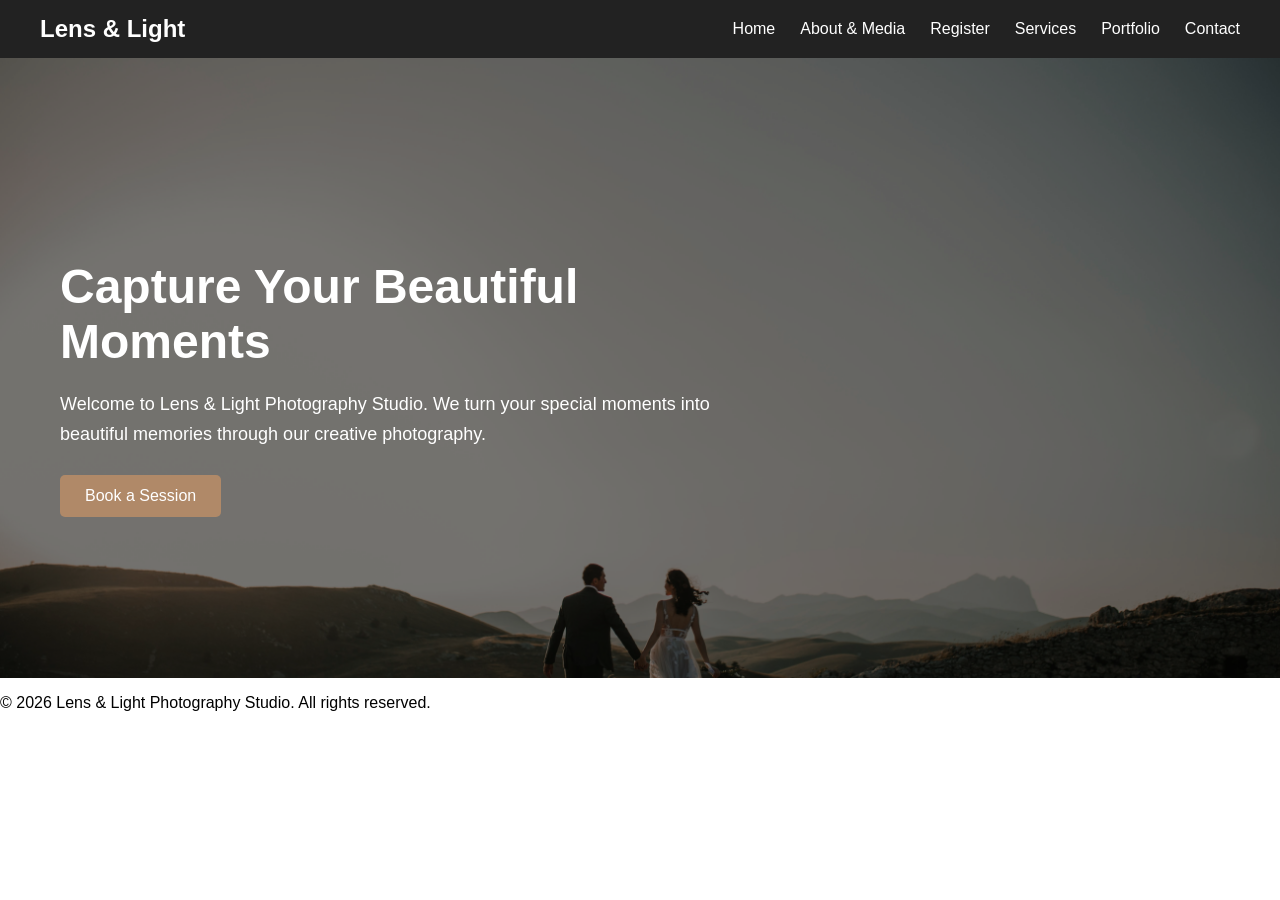
<file: index.html>
<!DOCTYPE html>
<html lang="en">

<head>
    <meta charset="UTF-8">
    <meta name="viewport" content="width=device-width, initial-scale=1.0">

    <meta name="description" content="Lens & Light Photography Studio captures your beautiful moments through creative photography.">

    <title>Lens & Light | Photography Studio</title>

    <link rel="stylesheet" href="css/home.css">
</head>

<body>

    <header>

        <nav aria-label="Main Navigation">

            <h2>Lens & Light</h2>

            <ul>
                <li><a href="index.html">Home</a></li>
                <li><a href="media.html">About & Media</a></li>
                <li><a href="register.html">Register</a></li>
                <li><a href="services.html">Services</a></li>
                <li><a href="portfolio.html">Portfolio</a></li>
                <li><a href="contact.html">Contact</a></li>
            </ul>

        </nav>

    </header>

    <main>

        <section id="hero" aria-labelledby="hero-heading">

            <div class="hero-text">

                <h1 id="hero-heading">Capture Your Beautiful Moments</h1>

                <p>
                    Welcome to Lens & Light Photography Studio.
                    We turn your special moments into beautiful memories
                    through our creative photography.
                </p>

                <a href="register.html">Book a Session</a>

            </div>

            <div class="hero-image">

                <img src="images/hero.jpg"
                     alt="Photography captured by Lens and Light Studio">

            </div>

        </section>

    </main>

    <footer>
        <p>&copy; 2026 Lens & Light Photography Studio. All rights reserved.</p>
    </footer>

</body>
</html>
</file>
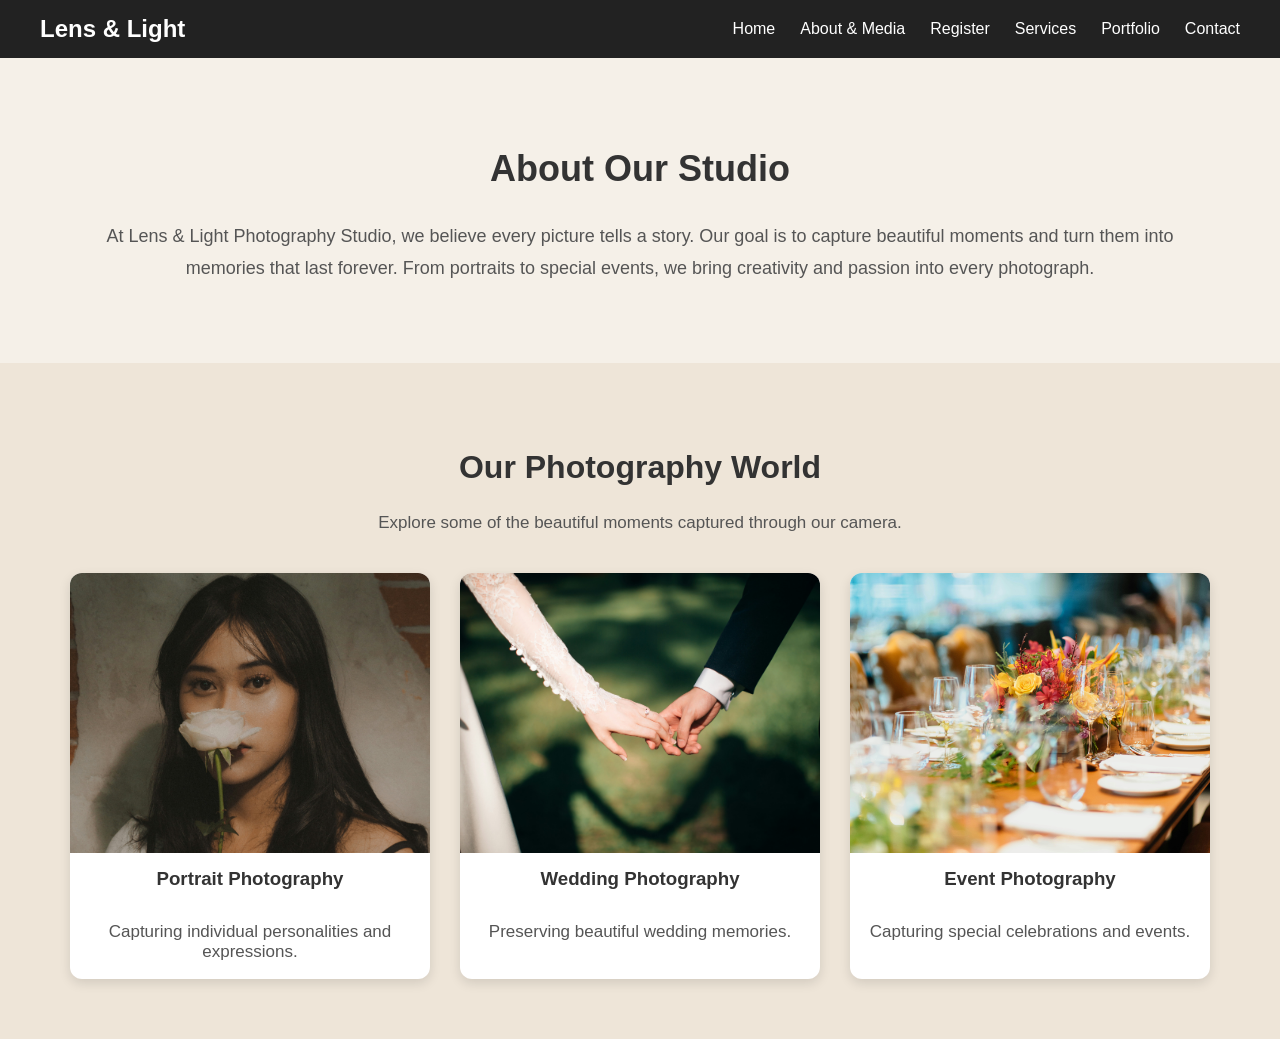
<file: media.html>
<!DOCTYPE html>
<html lang="en">

<head>
    <meta charset="UTF-8">
    <meta name="viewport" content="width=device-width, initial-scale=1.0">

    <title>About & Media | Lens & Light</title>

    <link rel="stylesheet" href="css/media.css">
</head>

<body>

    <!-- Navigation Bar -->
    <header>

        <nav>

            <h2>Lens & Light</h2>

            <ul>
                <li><a href="index.html">Home</a></li>
                <li><a href="media.html">About & Media</a></li>
                <li><a href="register.html">Register</a></li>
                <li><a href="services.html">Services</a></li>
                <li><a href="portfolio.html">Portfolio</a></li>
                <li><a href="contact.html">Contact</a></li>
            </ul>

        </nav>

    </header>


    <main>

        <!-- About Section -->
        <section id="about">

            <h1>About Our Studio</h1>

            <p>
                At Lens & Light Photography Studio, we believe
                every picture tells a story.

                Our goal is to capture beautiful moments and
                turn them into memories that last forever.

                From portraits to special events, we bring
                creativity and passion into every photograph.
            </p>

        </section>


        <!-- Media Section -->
       <!-- Media Section -->
<section id="media">

    <h2>Our Photography World</h2>

    <p>
        Explore some of the beautiful moments captured
        through our camera.
    </p>

    <div class="media-gallery">

        <div class="gallery-item">
            <img src="images/portrait.jpg" alt="Portrait Photography">
            <h3>Portrait Photography</h3>
            <p>Capturing individual personalities and expressions.</p>
        </div>

        <div class="gallery-item">
            <img src="images/wedding.jpg" alt="Wedding Photography">
            <h3>Wedding Photography</h3>
            <p>Preserving beautiful wedding memories.</p>
        </div>

        <div class="gallery-item">
            <img src="images/event.jpg" alt="Event Photography">
            <h3>Event Photography</h3>
            <p>Capturing special celebrations and events.</p>
        </div>

    </div>

</section>

    </main>

</body>

</html>
</file>
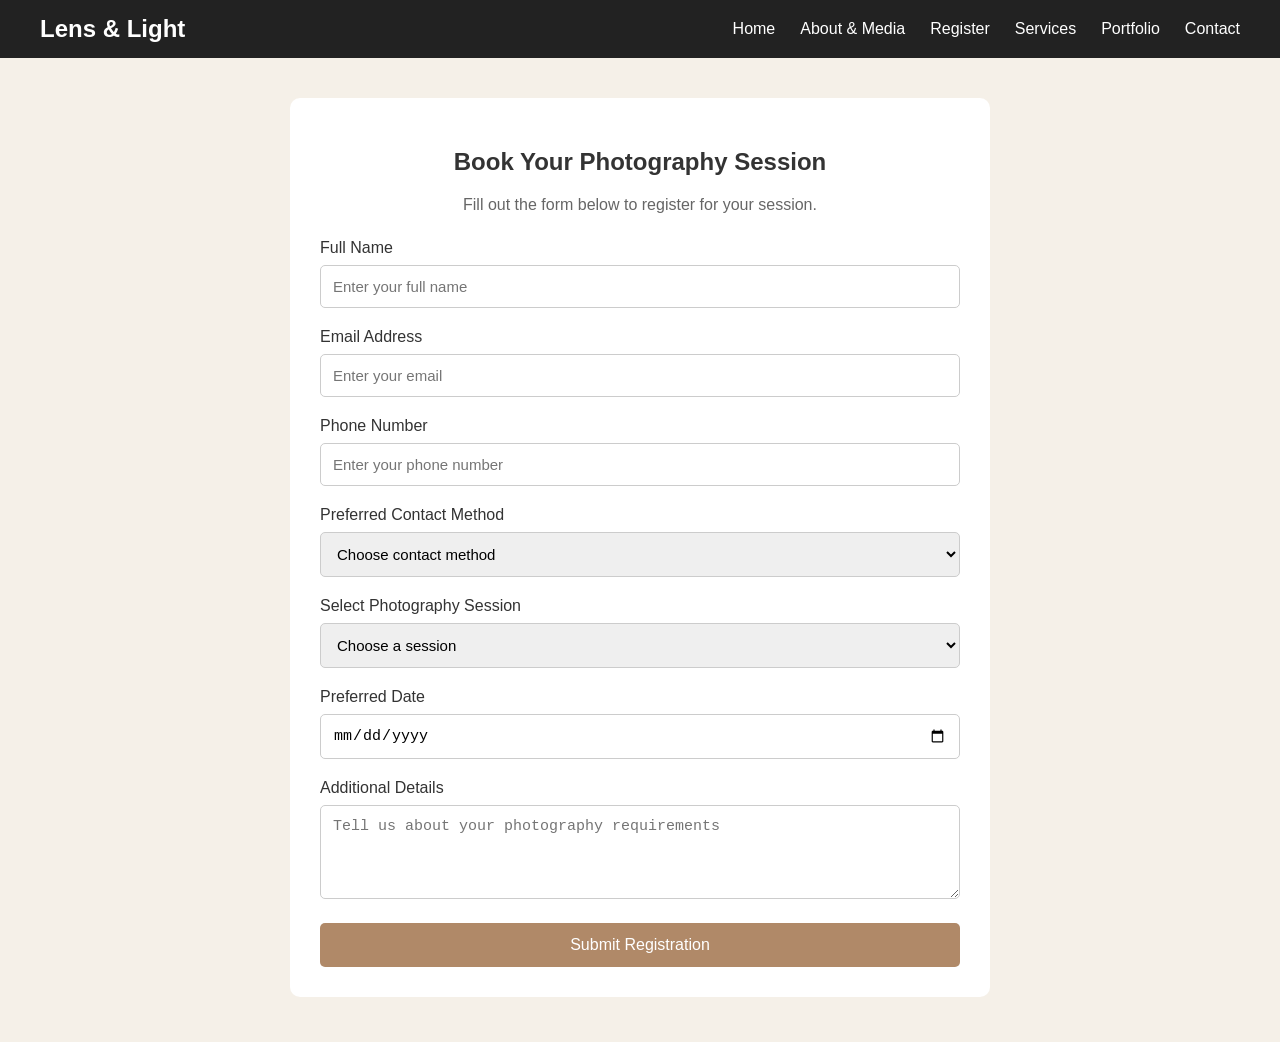
<file: register.html>
<!DOCTYPE html>
<html lang="en">

<head>
    <meta charset="UTF-8">
    <meta name="viewport" content="width=device-width, initial-scale=1.0">

    <title>Register | Lens & Light</title>

    <link rel="stylesheet" href="css/register.css">
</head>

<body>

    <!-- Navigation Bar -->
    <header>

        <nav>

            <h2>Lens & Light</h2>

            <ul>
                <li><a href="index.html">Home</a></li>
                <li><a href="media.html">About & Media</a></li>
                <li><a href="register.html">Register</a></li>
                <li><a href="services.html">Services</a></li>
                <li><a href="portfolio.html">Portfolio</a></li>
                <li><a href="contact.html">Contact</a></li>
            </ul>

        </nav>

    </header>


    <main>

        <section id="registration">

            <h1>Book Your Photography Session</h1>

            <p>Fill out the form below to register for your session.</p>


            <form>

                <label for="name">Full Name</label>
                <input type="text" id="name"
       placeholder="Enter your full name"
       minlength="3"
       maxlength="50"
       required>


                <label for="email">Email Address</label>
                <input type="email" id="email" placeholder="Enter your email" required>


                <label for="phone">Phone Number</label>
                <input type="tel" id="phone" placeholder="Enter your phone number" required>
                <label for="contact">Preferred Contact Method</label>

<select id="contact" required>
    <option value="">Choose contact method</option>
    <option value="Email">Email</option>
    <option value="Phone">Phone</option>
</select>


                <label for="session">Select Photography Session</label>

                <select id="session" required>

                    <option value="">Choose a session</option>
                    <option value="Portrait">Portrait Photography</option>
                    <option value="Wedding">Wedding Photography</option>
                    <option value="Event">Event Photography</option>
                    <option value="Product">Product Photography</option>

                </select>


                <label for="date">Preferred Date</label>
                <input type="date" id="date" required>


                <label for="message">Additional Details</label>
                <textarea id="message" rows="4"
                    placeholder="Tell us about your photography requirements"></textarea>


                <button type="submit">Submit Registration</button>

            </form>

        </section>

    </main>

</body>

</html>
</file>
<file: css/home.css>
/* General Styling */
body {
    margin: 0;
    font-family: Arial, sans-serif;
}

/* Navigation Bar */
header {
    background-color: #222;
    padding: 15px 40px;
}

nav {
    display: flex;
    justify-content: space-between;
    align-items: center;
}

/* Website Name */
nav h2 {
    color: white;
    margin: 0;
}

/* Navigation Links */
nav ul {
    list-style: none;
    display: flex;
    gap: 25px;
    margin: 0;
    padding: 0;
}

nav ul li a {
    text-decoration: none;
    color: white;
    font-size: 16px;
    transition: color 0.3s ease;
}

nav ul li a:hover {
    color: #d4a373;
}

/* Hero Section */
#hero {
    position: relative;
    min-height: 500px;
    display: flex;
    align-items: center;
    padding: 60px;
    overflow: hidden;
}

/* Hero Text */
.hero-text {
    position: relative;
    z-index: 1;
    width: 60%;
    color: white;
}

.hero-text h1 {
    font-size: 48px;
    margin-bottom: 20px;
}

.hero-text p {
    font-size: 18px;
    line-height: 1.7;
    margin-bottom: 25px;
}

/* Book a Session Button */
.hero-text a {
    display: inline-block;
    background-color: #b08968;
    color: white;
    text-decoration: none;
    padding: 12px 25px;
    border-radius: 5px;
    transition: background-color 0.3s ease;
}

.hero-text a:hover {
    background-color: #8c6b50;
}
.hero-image {
    position: absolute;
    top: 0;
    left: 0;
    width: 100%;
    height: 100%;
    z-index: 0;
}

.hero-image img {
    width: 100%;
    height: 100%;
    object-fit: cover;
}
.hero-image::after {
    content: "";
    position: absolute;
    top: 0;
    left: 0;
    width: 100%;
    height: 100%;
    background-color: rgba(0, 0, 0, 0.5);
}
/* Responsive Navigation */
@media screen and (max-width: 768px) {

    header {
        padding: 15px 20px;
    }

    nav {
        flex-direction: column;
        gap: 15px;
    }

    nav ul {
        flex-wrap: wrap;
        justify-content: center;
        gap: 15px;
    }

    nav ul li a {
        font-size: 14px;
    }

}
</file>
<file: css/media.css>
/* General Styling */
body {
    margin: 0;
    font-family: Arial, sans-serif;
}

/* Navigation Bar */
header {
    background-color: #222;
    padding: 15px 40px;
}

nav {
    display: flex;
    justify-content: space-between;
    align-items: center;
}

nav h2 {
    color: white;
    margin: 0;
}

nav ul {
    list-style: none;
    display: flex;
    gap: 25px;
    margin: 0;
    padding: 0;
}

nav ul li a {
    text-decoration: none;
    color: white;
    font-size: 16px;
}

nav ul li a:hover {
    color: #d4a373;
}

/* About Section */
#about {
    text-align: center;
    padding: 60px 100px;
    background-color: #f5f0e8;
}

#about h1 {
    font-size: 36px;
    color: #333;
}

#about p {
    font-size: 18px;
    line-height: 1.8;
    color: #555;
}

/* Media Section */
#media {
    text-align: center;
    padding: 60px 40px;
     background-color: #eee5d8;
}

#media h2 {
    font-size: 32px;
    color: #333;
}

#media p {
    color: #555;
    font-size: 17px;
}


/* Image Gallery */
.media-gallery {
    display: flex;
    justify-content: center;
    gap: 30px;
    margin-top: 40px;
}

/* Gallery Cards */
.gallery-item {
    width: 30%;
    background-color: white;
    border-radius: 12px;
    overflow: hidden;
    box-shadow: 0 4px 12px rgba(0, 0, 0, 0.12);
    transition: transform 0.3s ease, box-shadow 0.3s ease;
}

/* Gallery Images */
.gallery-item img {
    width: 100%;
    height: 280px;
    object-fit: cover;
    display: block;
    transition: transform 0.4s ease;
}

/* Image Zoom Effect */
.gallery-item:hover img {
    transform: scale(1.08);
}

/* Card Hover Effect */
.gallery-item:hover {
    transform: translateY(-8px);
    box-shadow: 0 8px 20px rgba(0, 0, 0, 0.2);
}

/* Gallery Titles */
.gallery-item h3 {
    text-align: center;
    color: #333;
    padding: 15px;
    margin: 0;
}
</file>
<file: css/register.css>
/* General Styling */
body {
    margin: 0;
    font-family: Arial, sans-serif;
    background-color: #f5f0e8;
}

/* Navigation Bar */
header {
    background-color: #222;
    padding: 15px 40px;
}

nav {
    display: flex;
    justify-content: space-between;
    align-items: center;
}

nav h2 {
    color: white;
    margin: 0;
}

nav ul {
    list-style: none;
    display: flex;
    gap: 25px;
    margin: 0;
    padding: 0;
}

nav ul li a {
    text-decoration: none;
    color: white;
    font-size: 16px;
}

nav ul li a:hover {
    color: #d4a373;
}

/* Registration Section */
#registration {
    width: 50%;
    margin: 40px auto;
    padding: 30px;
    background-color: white;
    border-radius: 10px;
}

/* Heading */
#registration h1 {
    text-align: center;
    color: #333;
}

#registration p {
    text-align: center;
    color: #666;
    margin-bottom: 25px;
}

/* Form Labels */
form label {
    display: block;
    margin-bottom: 8px;
    color: #333;
}

/* Input Fields */
form input,
form select,
form textarea {
    width: 100%;
    padding: 12px;
    margin-bottom: 20px;
    border: 1px solid #ccc;
    border-radius: 5px;
    box-sizing: border-box;
    font-size: 15px;
}

/* Submit Button */
form button {
    width: 100%;
    padding: 13px;
    background-color: #b08968;
    color: white;
    border: none;
    border-radius: 5px;
    font-size: 16px;
    cursor: pointer;
}

form button:hover {
    background-color: #8c6b50;
}
</file>
